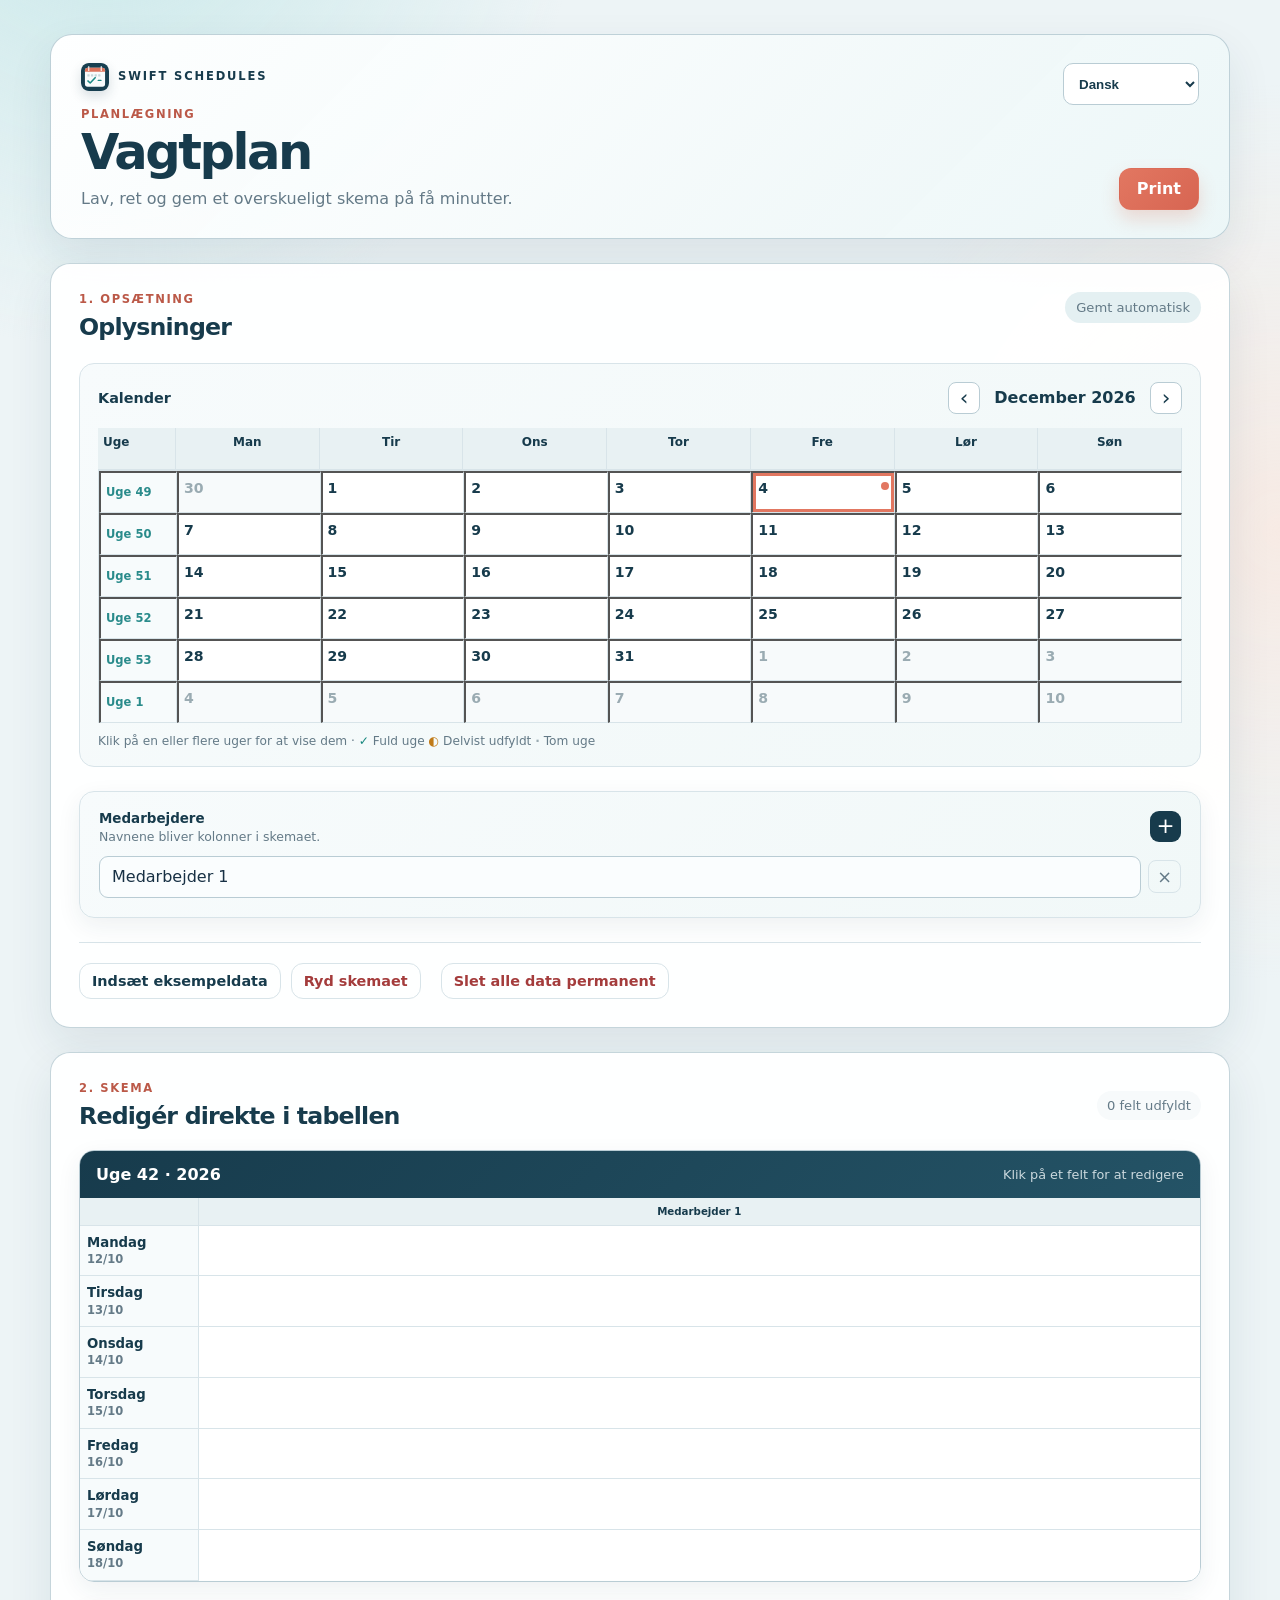
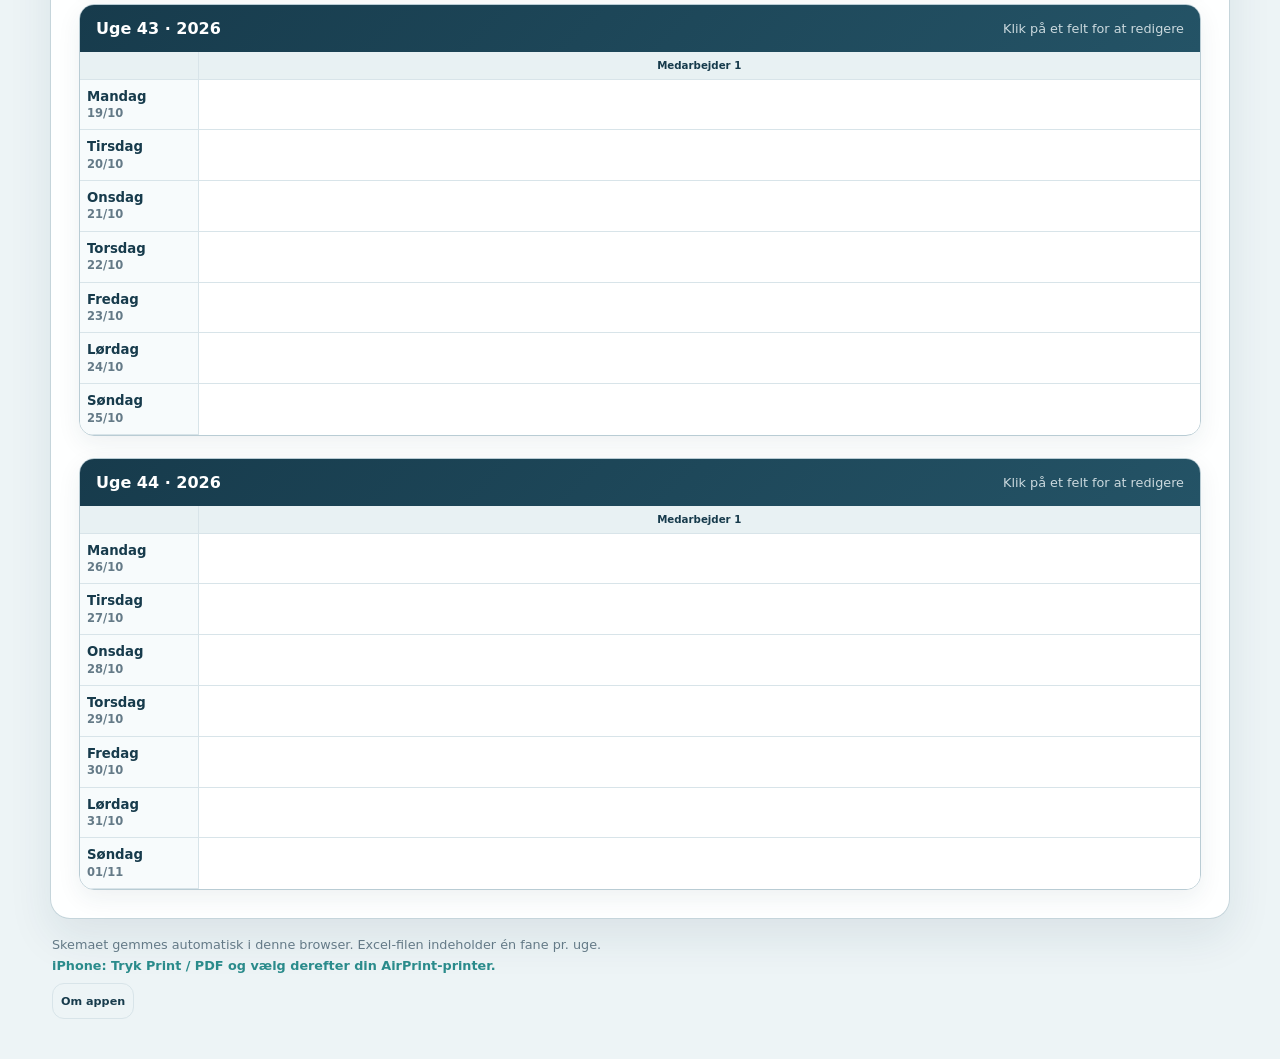
<file: index.html>
<!doctype html>
<html lang="da">
  <head>
    <meta charset="utf-8" />
    <meta name="viewport" content="width=device-width, initial-scale=1, viewport-fit=cover" />
    <meta name="theme-color" content="#1d3443" />
    <meta name="description" content="Swift Schedules – a simple and modern shift schedule app." />
    <meta name="apple-mobile-web-app-capable" content="yes" />
    <meta name="apple-mobile-web-app-status-bar-style" content="black-translucent" />
    <meta name="apple-mobile-web-app-title" content="Swift Schedules" />
    <link rel="manifest" href="manifest.json" />
    <link rel="icon" href="icon.svg" type="image/svg+xml" />
    <link rel="apple-touch-icon" href="icon.svg" />
    <title>Swift Schedules</title>
    <link rel="stylesheet" href="styles.css" />
  </head>
  <body>
    <main class="app-shell">
      <header class="app-header">
        <div>
          <div class="brand-line"><img class="brand-logo" src="icon.svg" alt="" aria-hidden="true" /><span class="brand-name">SWIFT <span>SCHEDULES</span></span></div>
          <p class="eyebrow" id="appEyebrow">PLANLÆGNING</p>
          <h1 id="appTitle">Vagtplaner</h1>
          <p class="subtitle" id="appSubtitle">Lav, ret og gem et overskueligt skema på få minutter.</p>
        </div>
        <div class="header-actions">
          <label class="language-picker">
            <span class="sr-only" id="languageLabel">Sprog</span>
            <select id="languageSelect" aria-labelledby="languageLabel"></select>
          </label>
          <button class="button button-secondary install-button" id="installButton" type="button" hidden>Installer app</button>
          <button class="button button-primary" id="printButton" type="button">Print</button>
        </div>
      </header>

      <section class="setup-card" aria-labelledby="setupHeading">
        <div class="section-heading">
          <div>
            <p class="section-kicker" id="setupKicker">1. Opsætning</p>
            <h2 id="setupHeading">Grundoplysninger</h2>
          </div>
          <span class="save-status" id="saveStatus" aria-live="polite">Gemt automatisk</span>
        </div>

        <div class="setup-grid">
          <div class="calendar-picker">
            <div class="calendar-picker-heading">
              <span id="calendarLabel">Kalender</span>
              <div class="calendar-navigation">
                <button type="button" class="calendar-nav-button" id="calendarPrev" aria-label="Forrige måned">‹</button>
                <strong id="calendarMonthLabel"></strong>
                <button type="button" class="calendar-nav-button" id="calendarNext" aria-label="Næste måned">›</button>
              </div>
            </div>
            <div id="monthCalendar" class="month-calendar" role="grid" aria-label="Kalender"></div>
            <p class="calendar-help" id="calendarHelp"></p>
          </div>
        </div>

        <div class="management-grid">
          <div class="manage-panel">
            <div class="manage-heading">
              <div>
                <h3 id="employeesHeading">Medarbejdere</h3>
                <p id="employeesHint">Navnene bliver kolonner i skemaet.</p>
              </div>
              <button class="icon-button" id="addEmployeeButton" type="button" aria-label="Tilføj medarbejder">+</button>
            </div>
            <div id="employeesList" class="editable-list"></div>
          </div>
        </div>

        <div class="toolbar">
          <div class="toolbar-actions">
            <button class="button button-quiet" id="sampleButton" type="button">Indsæt eksempeldata</button>
            <button class="button button-quiet danger" id="clearButton" type="button">Ryd skemaet</button>
          </div>
        </div>
      </section>

      <section class="schedule-card" aria-labelledby="scheduleHeading">
        <div class="section-heading schedule-heading">
          <div>
            <p class="section-kicker" id="scheduleKicker">2. Skema</p>
            <h2 id="scheduleHeading">Redigér direkte i tabellen</h2>
          </div>
          <div class="schedule-summary" id="scheduleSummary">0 felter udfyldt</div>
        </div>
        <div id="scheduleContainer" class="schedule-container"></div>
      </section>

      <footer class="app-footer">
        <p id="footerText">Skemaet gemmes automatisk i denne browser. Excel-filen indeholder én fane pr. uge.</p>
        <p class="print-hint" id="printHint">iPhone: Tryk Print / PDF og vælg derefter din AirPrint-printer.</p>
      </footer>
    </main>

    <div class="edit-dialog" id="editDialog" hidden>
      <div class="dialog-backdrop" data-close-edit="true"></div>
      <section class="dialog-card" role="dialog" aria-modal="true" aria-labelledby="editDialogTitle">
        <button class="dialog-close" id="closeEditButton" type="button" aria-label="Luk redigering">×</button>
        <p class="section-kicker" id="editKicker">Rediger felt</p>
        <h2 id="editDialogTitle">Vagtfelt</h2>
        <p class="dialog-current" id="editDialogCurrent">Vælg en mulighed</p>
        <div class="edit-options" id="editOptions"></div>
        <div class="custom-edit">
          <label for="customValueInput" id="customLabel">Eget tal eller note</label>
          <div class="custom-edit-row">
            <input id="customValueInput" type="text" placeholder="Skriv fx 09, 12 eller en note" />
            <button class="button button-primary" id="saveCustomButton" type="button">Gem</button>
          </div>
        </div>
      </section>
    </div>

    <div class="toast" id="toast" role="status" aria-live="polite"></div>

    <!-- About & Terms Modal -->
    <div class="edit-dialog" id="aboutDialog" hidden>
      <div class="dialog-backdrop" data-close-about="true"></div>
      <section class="dialog-card" role="dialog" aria-modal="true" aria-labelledby="aboutDialogTitle">
        <button class="dialog-close" id="closeAboutButton" type="button" aria-label="Luk">×</button>
        <h2 id="aboutDialogTitle">Om Swift Schedules</h2>
        <div style="margin-top: 15px; font-size: 0.9rem; line-height: 1.6; color: var(--muted);">
          <p><strong>Swift Schedules</strong> er et effektivt værktøj til hurtig planlægning af vagter. Appen kører direkte i din browser, hvilket betyder, at dine data aldrig forlader din enhed.</p>

          <h3 style="color: var(--navy); margin-top: 20px;">Privatlivspolitik (GDPR)</h3>
          <p>Vi indsamler ingen personlige oplysninger. Alle navne og vagtplaner gemmes lokalt i din browsers <em>localStorage</em>. Du kan til enhver tid slette alle dine data ved at bruge knappen "Slet alle data permanent" i opsætningen.</p>

          <h3 style="color: var(--navy); margin-top: 20px;">Betingelser for brug</h3>
          <p>Ved brug af denne app accepterer du, at softwaren leveres "som den er". Udvikleren er ikke ansvarlig for tab af data, hvis browser-cachen slettes.</p>

          <h3 style="color: var(--navy); margin-top: 20px;">Licens</h3>
          <p>Denne software er licenseret til kommerciel brug. Distribution af kildekoden uden tilladelse er ikke tilladt.</p>
        </div>
      </section>
    </div>

    <script src="app.js"></script>
  </body>
</html>
</file>
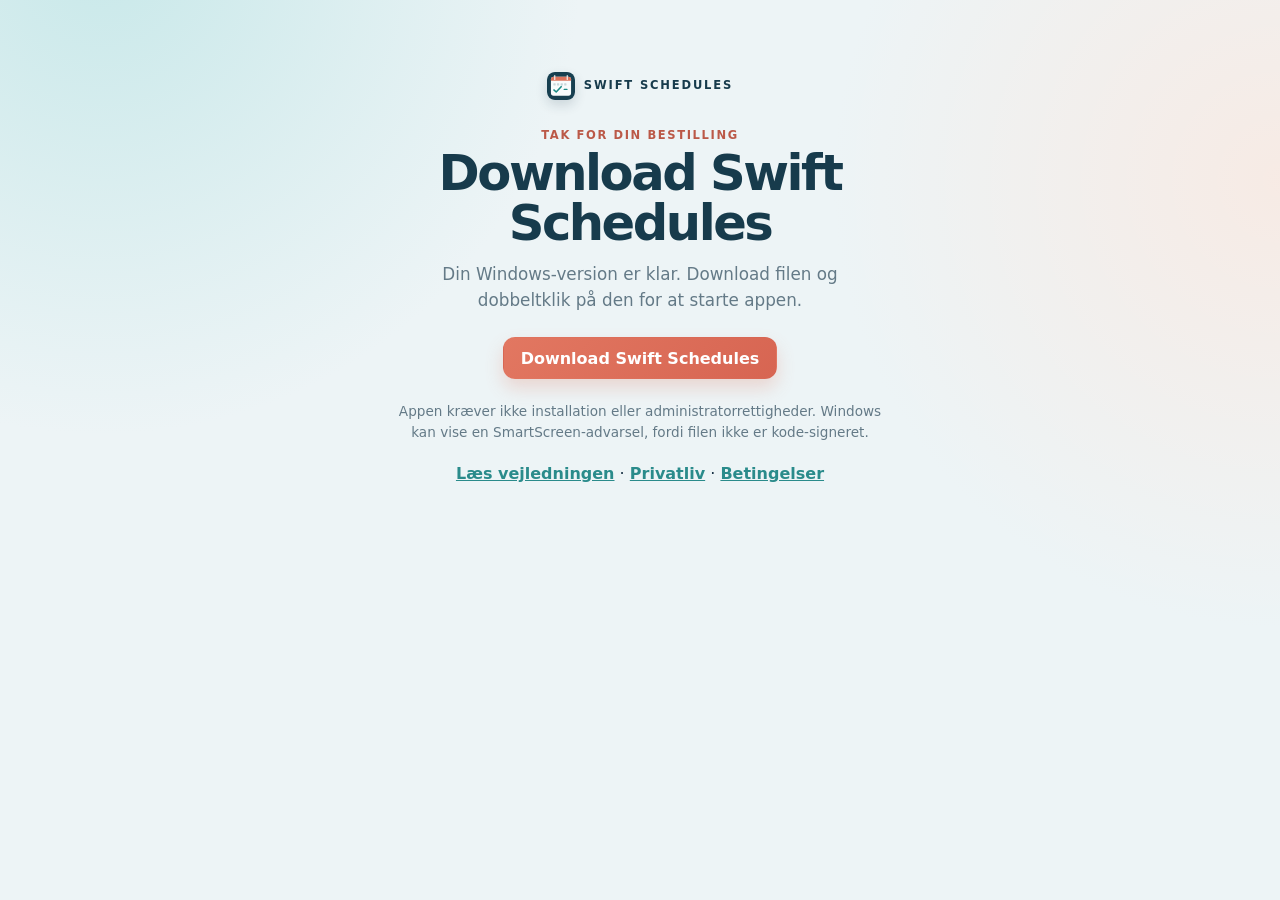
<file: download.html>
<!doctype html>
<html lang="da">
  <head>
    <meta charset="utf-8" />
    <meta name="viewport" content="width=device-width, initial-scale=1" />
    <meta name="description" content="Download Swift Schedules til Windows." />
    <title>Download · Swift Schedules</title>
    <link rel="stylesheet" href="styles.css" />
  </head>
  <body>
    <main class="download-page">
      <div class="brand-line"><img class="brand-logo" src="icon.svg" alt="" aria-hidden="true" /><span class="brand-name">SWIFT <span>SCHEDULES</span></span></div>
      <p class="eyebrow">TAK FOR DIN BESTILLING</p>
      <h1>Download Swift Schedules</h1>
      <p class="download-lead">Din Windows-version er klar. Download filen og dobbeltklik på den for at starte appen.</p>
      <a class="button button-primary download-button" href="VagtFlow.exe" download>Download Swift Schedules</a>
      <p class="download-note">Appen kræver ikke installation eller administratorrettigheder. Windows kan vise en SmartScreen-advarsel, fordi filen ikke er kode-signeret.</p>
      <p><a href="README.md">Læs vejledningen</a> · <a href="privacy.html">Privatliv</a> · <a href="terms.html">Betingelser</a></p>
    </main>
  </body>
</html>
</file>
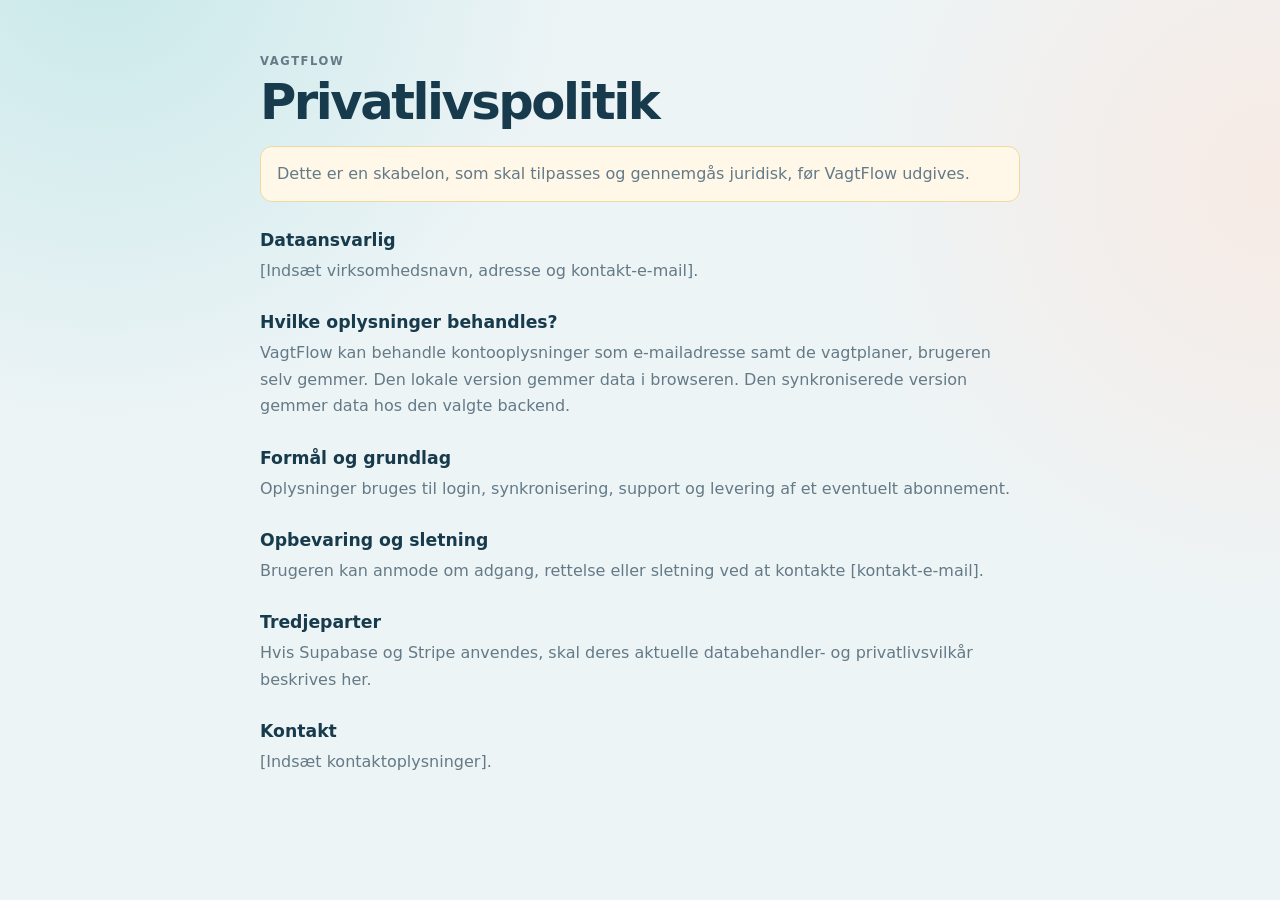
<file: privacy.html>
<!doctype html>
<html lang="da"><head><meta charset="utf-8"><meta name="viewport" content="width=device-width,initial-scale=1"><title>Privatlivspolitik · VagtFlow</title><link rel="stylesheet" href="styles.css"></head>
<body><main class="legal-page"><p class="eyebrow">VAGTFLOW</p><h1>Privatlivspolitik</h1><p class="legal-note">Dette er en skabelon, som skal tilpasses og gennemgås juridisk, før VagtFlow udgives.</p><h2>Dataansvarlig</h2><p>[Indsæt virksomhedsnavn, adresse og kontakt-e-mail].</p><h2>Hvilke oplysninger behandles?</h2><p>VagtFlow kan behandle kontooplysninger som e-mailadresse samt de vagtplaner, brugeren selv gemmer. Den lokale version gemmer data i browseren. Den synkroniserede version gemmer data hos den valgte backend.</p><h2>Formål og grundlag</h2><p>Oplysninger bruges til login, synkronisering, support og levering af et eventuelt abonnement.</p><h2>Opbevaring og sletning</h2><p>Brugeren kan anmode om adgang, rettelse eller sletning ved at kontakte [kontakt-e-mail].</p><h2>Tredjeparter</h2><p>Hvis Supabase og Stripe anvendes, skal deres aktuelle databehandler- og privatlivsvilkår beskrives her.</p><h2>Kontakt</h2><p>[Indsæt kontaktoplysninger].</p></main></body></html>
</file>
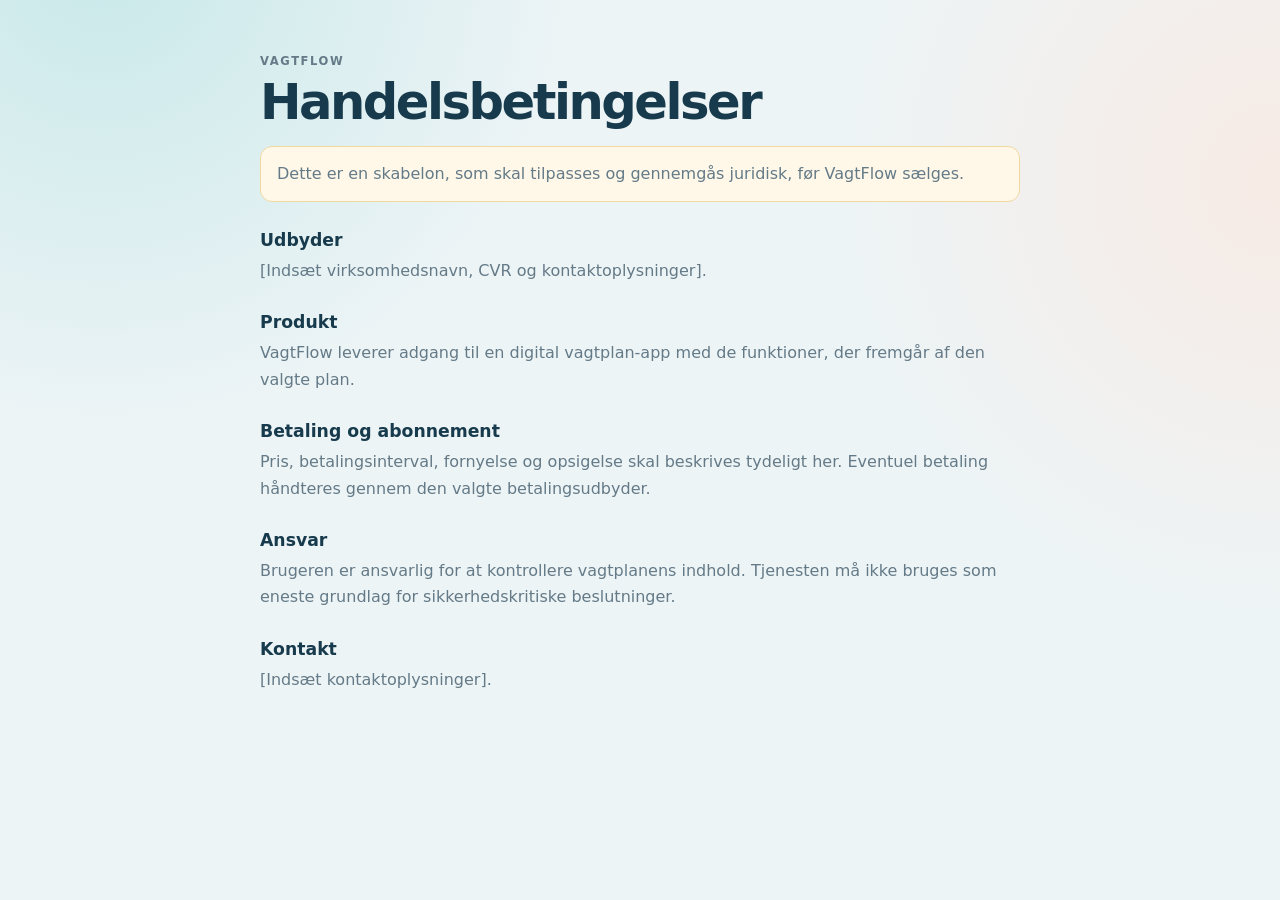
<file: terms.html>
<!doctype html>
<html lang="da"><head><meta charset="utf-8"><meta name="viewport" content="width=device-width,initial-scale=1"><title>Handelsbetingelser · VagtFlow</title><link rel="stylesheet" href="styles.css"></head>
<body><main class="legal-page"><p class="eyebrow">VAGTFLOW</p><h1>Handelsbetingelser</h1><p class="legal-note">Dette er en skabelon, som skal tilpasses og gennemgås juridisk, før VagtFlow sælges.</p><h2>Udbyder</h2><p>[Indsæt virksomhedsnavn, CVR og kontaktoplysninger].</p><h2>Produkt</h2><p>VagtFlow leverer adgang til en digital vagtplan-app med de funktioner, der fremgår af den valgte plan.</p><h2>Betaling og abonnement</h2><p>Pris, betalingsinterval, fornyelse og opsigelse skal beskrives tydeligt her. Eventuel betaling håndteres gennem den valgte betalingsudbyder.</p><h2>Ansvar</h2><p>Brugeren er ansvarlig for at kontrollere vagtplanens indhold. Tjenesten må ikke bruges som eneste grundlag for sikkerhedskritiske beslutninger.</p><h2>Kontakt</h2><p>[Indsæt kontaktoplysninger].</p></main></body></html>
</file>
<file: styles.css>
:root {
  --ink: #173044;
  --muted: #647a87;
  --line: #d8e4e9;
  --line-dark: #b9ccd4;
  --paper: #ffffff;
  --canvas: #edf4f6;
  --navy: #173b4c;
  --navy-soft: #e4f0f2;
  --accent: #e27761;
  --accent-dark: #bb5948;
  --teal: #2a8b8b;
  --yellow: #fff3c9;
  --danger: #a43c3c;
  --shadow: 0 18px 45px rgba(23, 59, 76, 0.09);
  --shadow-soft: 0 8px 24px rgba(23, 59, 76, 0.07);
  font-family: Inter, ui-sans-serif, system-ui, -apple-system, BlinkMacSystemFont, "Segoe UI", sans-serif;
}

* { box-sizing: border-box; }

.sr-only { position: absolute; width: 1px; height: 1px; padding: 0; margin: -1px; overflow: hidden; clip: rect(0, 0, 0, 0); white-space: nowrap; border: 0; }

html { background: var(--canvas); }

body {
  margin: 0;
  color: var(--ink);
  background:
    radial-gradient(circle at 8% -5%, rgba(199, 232, 233, 0.95), transparent 30rem),
    radial-gradient(circle at 100% 20%, rgba(255, 227, 214, 0.55), transparent 28rem),
    var(--canvas);
  min-height: 100vh;
}

button, input, textarea { font: inherit; }
button { cursor: pointer; }

.app-shell { width: min(1180px, calc(100% - 32px)); margin: 0 auto; padding: 34px 0 40px; }

.app-header { display: flex; align-items: stretch; justify-content: space-between; gap: 28px; margin-bottom: 24px; padding: 28px 30px; background: linear-gradient(135deg, rgba(255,255,255,.97), rgba(235,246,247,.96)); border: 1px solid rgba(185, 204, 212, .9); border-radius: 22px; box-shadow: var(--shadow); }
.brand-line { display: flex; align-items: center; gap: 9px; margin-bottom: 16px; color: var(--navy); font-size: 0.72rem; font-weight: 900; letter-spacing: 0.16em; }
.brand-logo { width: 28px; height: 28px; border-radius: 8px; box-shadow: 0 5px 12px rgba(23, 59, 76, .16); }
.brand-name { line-height: 1; }
.eyebrow, .section-kicker { margin: 0 0 7px; color: var(--accent-dark); font-size: 0.72rem; font-weight: 800; letter-spacing: 0.14em; text-transform: uppercase; }
h1, h2, h3, p { margin-top: 0; }
h1 { margin-bottom: 9px; color: var(--navy); font-size: clamp(2rem, 4vw, 3.1rem); letter-spacing: -0.05em; line-height: 1; }
.subtitle { margin: 0; color: var(--muted); font-size: 1rem; line-height: 1.45; }
.header-actions { display: flex; flex-direction: column; align-items: flex-end; justify-content: space-between; gap: 12px; }
.top-action { margin-bottom: auto; }
.bottom-action { margin-top: auto; }
.header-actions .language-picker { margin-bottom: 0; }
.toolbar-actions { display: flex; flex-wrap: wrap; gap: 10px; }
.language-picker { display: flex; align-items: center; }
.language-picker select { min-height: 42px; max-width: 150px; padding: 0 30px 0 11px; color: var(--navy); background: var(--paper); border: 1px solid var(--line-dark); border-radius: 10px; font-weight: 700; }
.language-picker select:focus-visible { outline: 3px solid rgba(221, 115, 92, 0.3); outline-offset: 2px; }

.button {
  min-height: 42px;
  padding: 0 17px;
  border: 1px solid transparent;
  border-radius: 12px;
  font-weight: 750;
  transition: transform 150ms ease, box-shadow 150ms ease, background 150ms ease, border-color 150ms ease;
}
.button:hover { transform: translateY(-1px); }
.button:focus-visible, .icon-button:focus-visible, input:focus-visible, textarea:focus-visible { outline: 3px solid rgba(221, 115, 92, 0.3); outline-offset: 2px; }
.button-primary { color: #fff; background: linear-gradient(135deg, var(--accent), #d76552); box-shadow: 0 9px 18px rgba(221, 115, 92, 0.24); }
.button-primary:hover { background: var(--accent-dark); }
.button-secondary { color: var(--navy); background: rgba(255,255,255,.78); border-color: var(--line-dark); }
.button-quiet { min-height: 36px; padding: 0 12px; color: var(--navy); background: transparent; border-color: var(--line); font-size: 0.9rem; }
.button-quiet:hover { background: #f7fafb; }
.button-quiet.danger { color: var(--danger); }

.setup-card, .schedule-card { background: rgba(255,255,255,.94); border: 1px solid rgba(185, 204, 212, 0.82); border-radius: 20px; box-shadow: var(--shadow); }
.setup-card { padding: 28px; }
.schedule-card { margin-top: 24px; padding: 28px; }
.section-heading { display: flex; align-items: start; justify-content: space-between; gap: 16px; }
.section-heading h2 { margin-bottom: 0; color: var(--navy); font-size: 1.48rem; letter-spacing: -0.035em; }
.save-status, .schedule-summary { color: var(--muted); font-size: 0.82rem; }
.save-status { padding: 8px 11px; background: var(--navy-soft); border-radius: 999px; }

.setup-grid { display: grid; grid-template-columns: minmax(260px, 1.4fr) minmax(180px, 0.7fr) minmax(130px, 0.45fr); gap: 16px; margin-top: 22px; }
.week-picker-field { grid-column: 1 / -1; padding: 18px; background: linear-gradient(135deg, #f7fbfc, #f1f8f8); border: 1px solid var(--line); border-radius: 15px; }
.week-picker-heading { display: flex; align-items: center; justify-content: space-between; gap: 12px; margin-bottom: 13px; }
.week-picker-heading > div { display: grid; gap: 4px; }
.week-picker-heading span { color: var(--navy); font-size: 0.9rem; font-weight: 850; }
.week-picker-heading small { color: var(--muted); font-size: 0.78rem; }
.week-picker-year { padding: 6px 10px; color: var(--muted) !important; background: #fff; border: 1px solid var(--line); border-radius: 999px; font-size: 0.78rem !important; }
.week-picker { display: grid; grid-template-columns: repeat(7, minmax(0, 1fr)); gap: 8px; }
.week-choice { min-height: 38px; padding: 6px 4px; color: var(--navy); background: #fff; border: 1px solid var(--line-dark); border-radius: 9px; font-size: 0.78rem; font-weight: 800; }
.week-choice:hover, .week-choice.active { color: #fff; background: var(--navy); border-color: var(--navy); }
.calendar-picker { grid-column: 1 / -1; padding: 18px; background: linear-gradient(135deg, #f7fbfc, #f1f8f8); border: 1px solid var(--line); border-radius: 15px; }
.calendar-picker-heading { display: flex; align-items: center; justify-content: space-between; gap: 12px; margin-bottom: 14px; color: var(--navy); }
.calendar-picker-heading > span { font-size: 0.9rem; font-weight: 850; }
.calendar-navigation { display: flex; align-items: center; gap: 10px; }
.calendar-navigation strong { min-width: 150px; color: var(--navy); font-size: 1rem; text-align: center; }
.calendar-nav-button { display: grid; place-items: center; width: 32px; height: 32px; color: var(--navy); background: #fff; border: 1px solid var(--line-dark); border-radius: 8px; font-size: 1.35rem; line-height: 1; }
.calendar-nav-button:hover { color: #fff; background: var(--navy); border-color: var(--navy); }
.calendar-grid-head, .calendar-grid-body { display: grid; grid-template-columns: 78px repeat(7, minmax(0, 1fr)); }
.calendar-grid-body { border-top: 1px solid var(--line); border-left: 1px solid var(--line); }
.calendar-grid-cell { min-width: 0; min-height: 42px; padding: 7px 5px; border-right: 1px solid var(--line); border-bottom: 1px solid var(--line); }
.calendar-grid-header { color: var(--navy); background: #e8f1f3; font-size: 0.75rem; font-weight: 850; text-align: center; }
.calendar-week-header { text-align: left; }
.calendar-week-number { display: flex; align-items: center; justify-content: space-between; gap: 4px; color: var(--teal); background: #f7fbfc; font-size: 0.72rem; font-weight: 850; text-align: left; }
.calendar-week-number:hover, .calendar-week-number.active { color: #fff; background: var(--navy); }
.calendar-week-number.complete { color: #16726d; background: #eaf8f6; }
.calendar-week-number.partial { color: #9b6917; background: #fff7df; }
.calendar-week-number.complete:hover, .calendar-week-number.complete.active { color: #fff; background: #17877e; }
.calendar-week-number.partial:hover, .calendar-week-number.partial.active { color: #fff; background: var(--navy); }
.calendar-plan-mark, .calendar-help-mark { font-weight: 900; }
.calendar-week-number.complete .calendar-plan-mark, .calendar-help-mark.complete { color: #17877e; }
.calendar-week-number.partial .calendar-plan-mark, .calendar-help-mark.partial { color: #c07a17; }
.calendar-week-number.active .calendar-plan-mark { color: #b9f1df; }
.calendar-date { position: relative; display: flex; align-items: flex-start; justify-content: space-between; color: var(--navy); background: #fff; font-size: 0.88rem; font-weight: 700; text-align: left; }
.note-indicator { position: absolute; bottom: 2px; right: 2px; width: 6px; height: 6px; background: var(--accent); border-radius: 50%; box-shadow: 0 0 2px rgba(0,0,0,0.2); }
.calendar-date:hover { color: var(--navy); background: var(--yellow); }
.calendar-date.complete-week:not(.selected-week) { color: #145f58; background: #dff7f0; box-shadow: inset 0 0 0 1px #a5dfd3; }
.calendar-date.complete-week.selected-week { color: #145f58; background: #c8eee4; box-shadow: inset 0 0 0 2px #45a995; }
.calendar-date.partial-week:not(.selected-week) { background: #fffaf0; }
.calendar-date.outside-month { color: #9aabb2; background: #f7fafb; }
.calendar-date.selected-week.outside-month { background: #fff4c9; }
.calendar-date.today { box-shadow: inset 0 0 0 3px var(--accent); font-weight: 900; }
.today-dot { width: 8px; height: 8px; margin-top: 2px; background: var(--accent); border-radius: 50%; }
.calendar-help { margin: 11px 0 0; color: var(--muted); font-size: 0.76rem; }
.calendar-help-empty { color: #9aabb2; font-weight: 900; }
.field { display: flex; flex-direction: column; gap: 7px; }
.field span, .manage-heading h3 { font-size: 0.84rem; font-weight: 800; }
.field small, .manage-heading p { color: var(--muted); font-size: 0.78rem; }
.field input, .editable-list input {
  width: 100%;
  min-height: 42px;
  padding: 0 12px;
  color: var(--ink);
  background: #fafdfe;
  border: 1px solid var(--line-dark);
  border-radius: 9px;
}
.field input:focus, .editable-list input:focus { background: #fff; border-color: var(--accent); }

.management-grid { display: grid; grid-template-columns: minmax(0, 1fr); gap: 16px; margin-top: 24px; }
.manage-panel { padding: 19px; background: linear-gradient(135deg, #f7fbfc, #f1f8f8); border: 1px solid var(--line); border-radius: 15px; box-shadow: var(--shadow-soft); }
.manage-heading { display: flex; align-items: start; justify-content: space-between; gap: 10px; margin-bottom: 12px; }
.manage-heading h3 { margin: 0 0 3px; color: var(--navy); }
.manage-heading p { margin: 0; }
.icon-button { display: grid; place-items: center; width: 31px; height: 31px; color: #fff; background: var(--navy); border: 0; border-radius: 9px; font-size: 1.35rem; line-height: 1; }
.editable-list { display: grid; gap: 8px; }
.editable-row { display: grid; grid-template-columns: 1fr 33px; gap: 7px; align-items: center; }
.editable-row button { width: 33px; height: 33px; color: var(--muted); background: transparent; border: 1px solid var(--line); border-radius: 8px; font-size: 1.1rem; }
.editable-row button:hover { color: var(--danger); border-color: #e2aaaa; background: #fff5f5; }

.toolbar { display: flex; align-items: center; justify-content: space-between; gap: 18px; margin-top: 24px; padding-top: 20px; border-top: 1px solid var(--line); }
.helper-text { margin: 0; color: var(--muted); font-size: 0.84rem; }
.inline-code { padding: 2px 5px; color: var(--navy); background: var(--navy-soft); border-radius: 4px; font-family: ui-monospace, SFMono-Regular, Menlo, monospace; font-size: 0.78rem; }

.schedule-heading { align-items: center; margin-bottom: 20px; }
.schedule-summary { padding: 7px 10px; background: #f7fafb; border-radius: 999px; }
.schedule-container { display: grid; gap: 22px; }
.week-sheet { overflow: hidden; border: 1px solid var(--line-dark); border-radius: 15px; box-shadow: var(--shadow-soft); transition: border-color 0.3s ease, box-shadow 0.3s ease; }
.week-sheet.complete { border: 3px solid #17877e; box-shadow: 0 0 15px rgba(23, 135, 126, 0.3); }
.week-sheet.complete .week-label { background: linear-gradient(135deg, #17877e, #126363) !important; }
.week-label { display: flex; justify-content: space-between; align-items: center; gap: 12px; padding: 14px 16px; background: linear-gradient(135deg, var(--navy), #245366); color: #fff; }
.week-label h3 { margin: 0; font-size: 1rem; }
.week-label span { color: #cbd9de; font-size: 0.8rem; }
.table-scroll { overflow: visible; }
table { width: 100%; min-width: 0; border-collapse: collapse; table-layout: fixed; }
th, td { border-right: 1px solid var(--line); border-bottom: 1px solid var(--line); }
th:last-child, td:last-child { border-right: 0; }
tbody tr:last-child td { border-bottom: 0; }
th { padding: 12px 8px; color: var(--navy); background: #e8f1f3; font-size: 0.76rem; font-weight: 850; text-align: center; }
th:first-child { width: 118px; text-align: left; }
td.day-name { padding: 10px 11px; color: var(--navy); background: #f7fbfc; font-size: 0.83rem; font-weight: 780; }
.calendar-table th:first-child { width: 118px; }
.calendar-table thead th { vertical-align: top; padding: 8px 3px; font-size: clamp(0.55rem, 0.8vw, 0.76rem); line-height: 1.05; overflow-wrap: anywhere; word-break: break-word; white-space: normal; }
.calendar-day-name, .calendar-day-date { display: block; }
.calendar-day-date { margin-top: 3px; color: var(--muted); font-size: 0.72rem; font-weight: 700; }
.calendar-table .day-name { padding: 10px 7px; color: var(--navy); background: #f7fbfc; font-size: 0.83rem; font-weight: 780; line-height: 1.08; text-align: left; overflow-wrap: anywhere; word-break: break-word; }
td.cell { padding: 0; background: #fff; }
td.cell .shift-cell-button { display: block; width: 100%; min-height: 48px; padding: 7px 2px; color: var(--ink); background: transparent; border: 0; border-radius: 0; font-size: clamp(0.58rem, 0.9vw, 0.85rem); font-weight: 650; line-height: 1.05; text-align: center; overflow-wrap: anywhere; word-break: break-word; white-space: normal; transition: background 150ms ease, color 150ms ease; }
td.cell .shift-cell-button:hover { background: #fffaf0; }
td.cell .shift-cell-button.shift-off { color: #237a7a; background: #effafa; }
td.cell .shift-cell-button.shift-leave { color: #a7651e; background: #fff8e9; }
td.cell .shift-cell-button.shift-school { color: #6955a0; background: #f5f0ff; }
td.cell .shift-cell-button.shift-number { color: var(--navy); }
td.cell .shift-cell-button.shift-empty { color: #a8b7be; font-weight: 500; }
td.cell .shift-cell-button:focus-visible { background: var(--yellow); outline: 3px solid rgba(221, 115, 92, 0.3); outline-offset: -3px; }

.edit-dialog { position: fixed; inset: 0; z-index: 20; place-items: center; padding: 18px; }
.edit-dialog:not([hidden]) { display: grid; }
.dialog-backdrop { position: absolute; inset: 0; background: rgba(24, 33, 43, 0.48); }
.dialog-card { position: relative; width: min(430px, 100%); max-height: min(680px, calc(100vh - 36px)); overflow-y: auto; padding: 26px; background: #fff; border: 1px solid var(--line); border-radius: 20px; box-shadow: 0 24px 60px rgba(24, 33, 43, 0.25); }
.dialog-close { position: absolute; top: 12px; right: 12px; width: 34px; height: 34px; color: var(--muted); background: transparent; border: 1px solid var(--line); border-radius: 9px; font-size: 1.25rem; line-height: 1; }
.dialog-close:hover { color: var(--danger); background: #fff5f5; }
.dialog-card h2 { margin: 0 38px 6px 0; color: var(--navy); font-size: 1.35rem; }
.dialog-current { margin-bottom: 16px; color: var(--muted); font-size: 0.86rem; }
.edit-options { display: grid; grid-template-columns: repeat(3, minmax(0, 1fr)); gap: 8px; }
.edit-choice-wrap { position: relative; min-width: 0; }
.edit-choice { position: relative; width: 100%; min-height: 44px; padding: 7px 32px 7px 8px; color: var(--navy); background: transparent; border: 1px solid var(--line); border-radius: 11px; font-weight: 750; transition: transform 150ms ease, border-color 150ms ease, color 150ms ease; }
.edit-choice:hover { transform: translateY(-1px); }
.edit-choice:hover, .edit-choice.active { color: var(--navy); background: transparent; border-color: var(--accent); box-shadow: inset 0 0 0 1px var(--accent); }
.choice-remove { position: absolute; top: 50%; right: 7px; z-index: 2; display: grid; place-items: center; width: 20px; height: 20px; color: var(--danger); background: transparent; border-radius: 50%; font-size: 1rem; font-weight: 850; line-height: 1; transform: translateY(-50%); cursor: pointer; }
.choice-remove:hover, .choice-remove:focus-visible { color: var(--danger); background: transparent; outline: 2px solid rgba(177, 62, 62, 0.22); }
.edit-delete-entry { grid-column: 1 / -1; min-height: 40px; padding: 7px 12px; color: var(--danger); background: #fff5f5; border: 1px solid #e7aaaa; border-radius: 10px; font-weight: 850; }
.edit-delete-entry:hover, .edit-delete-entry:focus-visible { color: #fff; background: var(--danger); border-color: var(--danger); outline: 2px solid rgba(177, 62, 62, 0.22); outline-offset: 2px; }
.custom-edit { display: grid; gap: 7px; margin-top: 18px; padding-top: 17px; border-top: 1px solid var(--line); }
.custom-edit label { color: var(--navy); font-size: 0.8rem; font-weight: 800; }
.custom-edit-row { display: grid; grid-template-columns: 1fr auto; gap: 8px; }
.custom-edit-row input { min-width: 0; min-height: 42px; padding: 0 11px; border: 1px solid var(--line-dark); border-radius: 9px; }

.app-footer { padding: 18px 2px 0; color: var(--muted); font-size: 0.8rem; }
.app-footer p { margin: 0; }
.app-footer .print-hint { margin-top: 6px; color: var(--teal); font-weight: 700; }
.legal-page { width: min(760px, calc(100% - 32px)); margin: 0 auto; padding: 52px 0; }
.legal-page h1 { margin-bottom: 18px; }
.legal-page h2 { margin: 28px 0 8px; color: var(--navy); font-size: 1.08rem; }
.legal-page p { color: var(--muted); line-height: 1.65; }
.legal-page .legal-note { padding: 14px 16px; background: #fff8e9; border: 1px solid #f0d99f; border-radius: 12px; }
.download-page { width: min(620px, calc(100% - 32px)); margin: 0 auto; padding: 72px 0; text-align: center; }
.download-page .brand-line { justify-content: center; margin-bottom: 28px; }
.download-page h1 { margin-bottom: 13px; }
.download-lead { max-width: 470px; margin: 0 auto 24px; color: var(--muted); font-size: 1.05rem; line-height: 1.55; }
.download-button { display: inline-flex; align-items: center; justify-content: center; min-width: 230px; text-decoration: none; }
.download-note { margin: 22px auto; max-width: 500px; color: var(--muted); font-size: 0.85rem; line-height: 1.5; }
.download-page a:not(.button) { color: var(--teal); font-weight: 700; }
.toast { position: fixed; right: 22px; bottom: 22px; max-width: 340px; padding: 13px 16px; color: #fff; background: var(--navy); border-radius: 12px; box-shadow: var(--shadow); opacity: 0; transform: translateY(12px); pointer-events: none; transition: opacity 180ms ease, transform 180ms ease; }
.toast.show { opacity: 1; transform: translateY(0); }

@media (max-width: 760px) {
  .app-shell { width: min(100% - 16px, 1180px); padding-top: 16px; padding-bottom: 24px; }
  .app-header, .toolbar { align-items: stretch; flex-direction: column; }
  .app-header { gap: 20px; padding: 22px 18px; border-radius: 18px; }
  .brand-line { margin-bottom: 13px; }
  .app-header h1 { font-size: 2.2rem; }
  .header-actions, .toolbar-actions { width: 100%; }
  .language-picker { flex: 1 1 100%; }
  .language-picker select { width: 100%; max-width: none; }
  .header-actions .button, .toolbar-actions .button { flex: 1; }
  .header-actions .button { min-height: 46px; }
  .setup-grid, .management-grid { grid-template-columns: 1fr; }
  .week-picker { grid-template-columns: repeat(4, minmax(0, 1fr)); }
  .calendar-picker { padding: 12px 8px; }
  .calendar-picker-heading { align-items: stretch; flex-direction: column; }
  .calendar-navigation { justify-content: space-between; }
  .calendar-navigation strong { flex: 1; }
  .calendar-grid-head, .calendar-grid-body { grid-template-columns: 48px repeat(7, minmax(0, 1fr)); }
  .calendar-grid-cell { min-height: 38px; padding: 5px 3px; font-size: 0.68rem; }
  .calendar-date { font-size: 0.78rem; }
  .setup-card, .schedule-card { padding: 18px 14px; border-radius: 16px; }
  .section-heading { flex-direction: column; }
  .schedule-heading { flex-direction: row; align-items: center; }
  .desktop-table { display: table; }
  .table-scroll { overflow: visible; }
  th, td { min-width: 0; }
  table { width: 100%; min-width: 0; }
  th { padding: 6px 1px; font-size: 0.62rem; line-height: 1.05; overflow-wrap: anywhere; word-break: break-word; }
  th:first-child { width: 64px; }
  td.day-name { padding: 6px 3px; font-size: 0.64rem; line-height: 1.05; overflow-wrap: anywhere; word-break: break-word; }
  td.cell .shift-cell-button { min-height: 43px; padding: 5px 1px; font-size: 0.68rem; line-height: 1.05; overflow-wrap: anywhere; word-break: break-word; white-space: normal; }
  .edit-options { grid-template-columns: repeat(2, minmax(0, 1fr)); }
  .toolbar-actions { gap: 8px; }
  .toolbar-actions .button { min-height: 42px; }
  .helper-text { line-height: 1.45; }
  .week-label { padding: 12px 11px; }
  .week-label span { font-size: 0.68rem; }
  .toast { right: 12px; bottom: 12px; left: 12px; max-width: none; text-align: center; }
}

@media print {
  @page { size: A4 landscape; margin: 10mm; }
  html, body { background: #fff; margin: 0; padding: 0; }
  .app-shell { width: 100%; padding: 0; margin: 0; }
  body { color: #000; font-size: 12pt; }
  .app-header, .setup-card, .app-footer, .schedule-heading, .schedule-summary, .section-kicker, .week-label span, .save-status, .toast { display: none !important; }
  .schedule-card { margin: 0; padding: 0; border: 0; box-shadow: none; }
  .schedule-container {
    display: flex;
    flex-direction: column;
    gap: 10mm;
    align-items: center;
  }
  .week-sheet {
    break-inside: avoid;
    border: 2pt solid #000;
    border-radius: 0;
    margin-bottom: 0;
    background: #fff;
    width: 100%;
    max-width: 270mm;
    box-shadow: none !important;
  }
  .week-sheet.complete {
    border: 2pt solid #000 !important;
    box-shadow: none !important;
  }
  .week-label {
    padding: 12px;
    color: #000;
    background: #f0f0f0 !important;
    border-bottom: 2pt solid #000;
    border-radius: 0;
    display: block;
  }
  .week-label h3 {
    color: #000;
    font-size: 1.6rem;
    margin: 0;
    font-weight: 900;
    text-transform: uppercase;
  }
  table {
    width: 100%;
    border-collapse: collapse;
    table-layout: fixed;
    border: 2pt solid #000;
  }
  th, td {
    border: 1pt solid #000;
  }
  th {
    padding: 12px 4px;
    font-size: 1.1rem;
    background: #f2f2f2 !important;
    font-weight: 800;
    text-align: center;
    color: #000;
  }
  th:not(:first-child) {
    font-size: 1.3rem !important;
    font-weight: 900;
  }
  th:first-child {
    width: 120px;
    text-align: left;
    background: #fff !important;
  }
  td.day-name {
    padding: 12px;
    font-size: 1.3rem;
    font-weight: 800;
    background: #fff !important;
    color: #000;
    border-right: 2pt solid #000;
  }
  td.cell .shift-cell-button {
    min-height: 50px;
    padding: 10px 4px;
    font-size: 1.3rem;
    font-weight: 700;
    border: none;
    color: #000;
  }
  .edit-dialog { display: none !important; }
}
</file>
